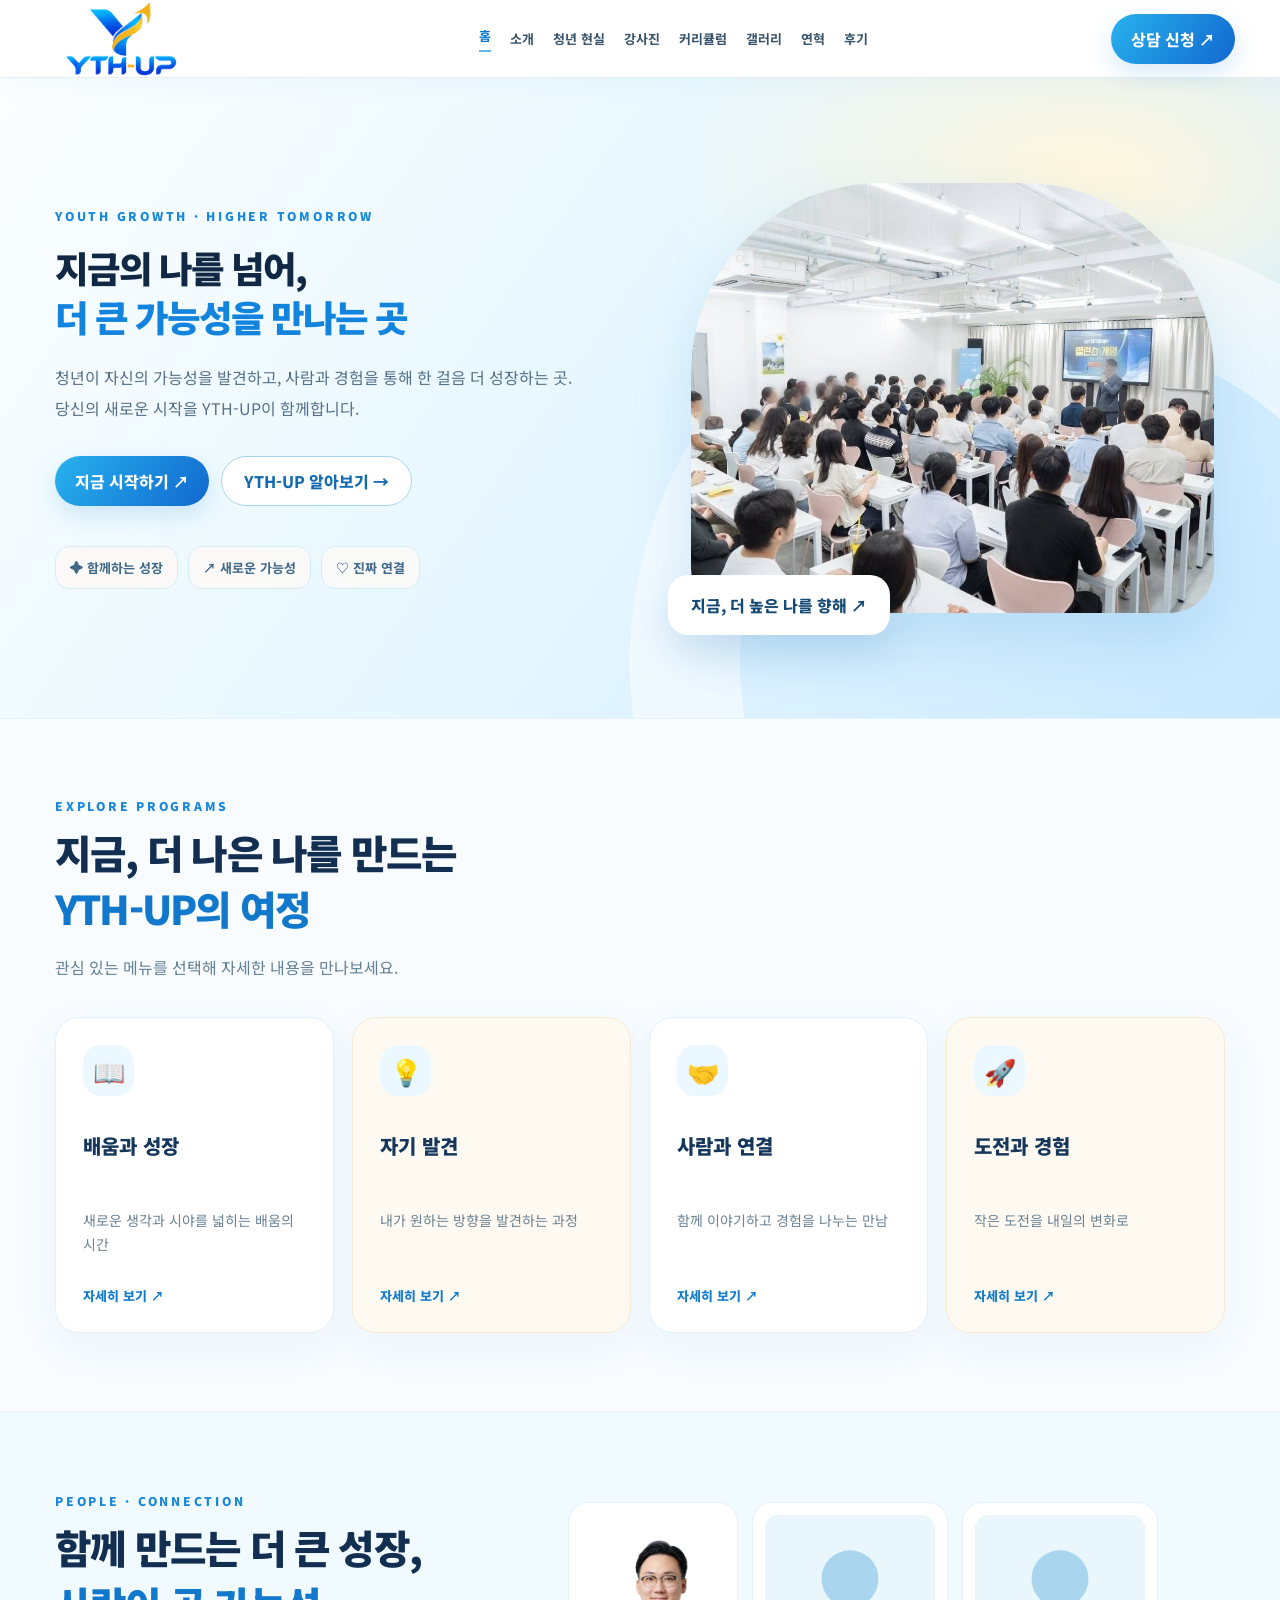
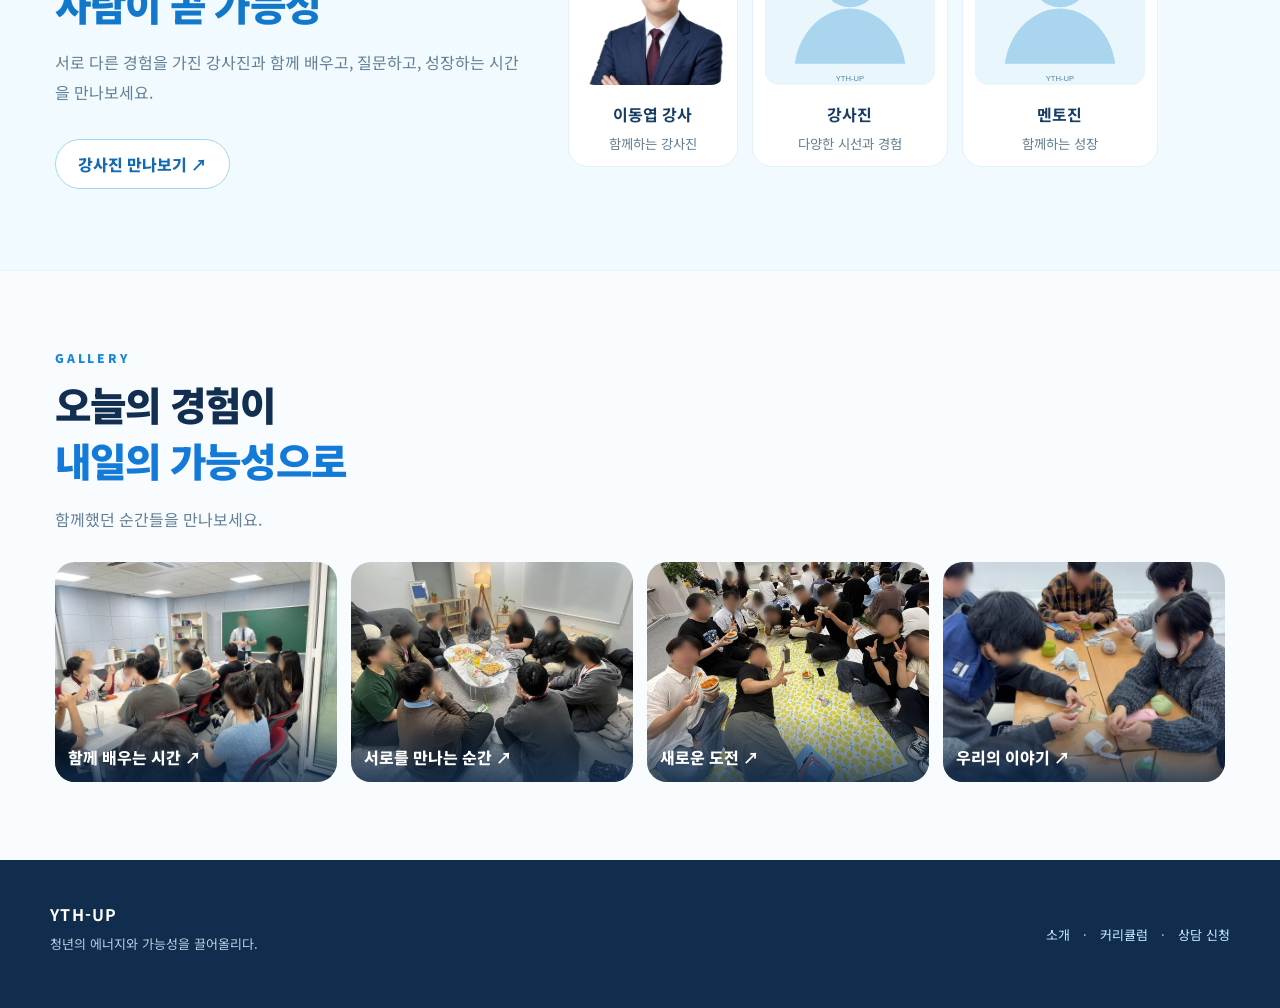
<file: index.html>
<!doctype html><html lang="ko"><head><meta charset="utf-8"><meta name="viewport" content="width=device-width,initial-scale=1"><title>YTH-UP | 더 큰 가능성의 시작</title><meta name="description" content="청년의 에너지와 가능성을 끌어올리는 YTH-UP. 배움과 성장, 경험이 이어지는 청년들의 공간."><link href="https://fonts.googleapis.com/css2?family=Noto+Sans+KR:wght@400;500;600;700;800;900&display=swap" rel="stylesheet"><style id="ythup-complete-theme">/* YTH-UP 2026 visual refresh */
:root{--brand-green:#167bd5;--brand-gold:#69c9f5;--brand-gold-light:#edf9ff;--y-dark:#102b4c;--y-blue:#147ad7;--y-cloud:#eef9ff;--y-gold:#e8c78c}
html{scroll-behavior:smooth}body{background:#f7fbff!important;color:#132e4e!important;font-family:'Noto Sans KR',sans-serif!important} .page-main{padding-top:78px!important}
.y-nav{height:78px;position:fixed;inset:0 0 auto;z-index:100;background:rgba(255,255,255,.96);backdrop-filter:blur(18px);border-bottom:1px solid #e3eff8;box-shadow:0 5px 24px #2777ad0a}.y-nav-inner{max-width:1240px;height:100%;margin:auto;padding:0 25px;display:flex;align-items:center;gap:20px}.y-logo{width:190px;flex-shrink:0;display:flex;align-items:center}.y-logo img{height:72px;width:190px;object-fit:contain}.y-links{display:flex;align-items:center;justify-content:center;gap:19px;flex:1;white-space:nowrap}.y-links a{font-size:13px;font-weight:700;color:#38536a;text-decoration:none;transition:color .2s}.y-links a:hover{color:#087acc}.y-cta,.y-primary{background:linear-gradient(125deg,#28b2ee,#1168cf);color:white!important;border-radius:999px;padding:13px 20px;text-decoration:none;font-weight:800;box-shadow:0 9px 24px #1281d12b;white-space:nowrap}.y-menu-button{display:none;background:transparent;border:0;color:#174b79;font-size:27px}.y-mobile{display:none}
body .bg-brand-green{background-color:#d6f1ff!important}body .text-brand-gold{color:#1271b6!important}body .bg-brand-gold{background-color:#55bde9!important}body .border-brand-gold{border-color:#8ed1f1!important}
body [class*="bg-[#a9def5]"],body [class*="bg-[#b0dbed]"]{background:#e5f6ff!important}body [class*="text-[#a9def5]"]{color:#1769aa!important}body [class*="text-[#c5ebfb]"]{color:#1a9ad6!important}body .animate-gradient-text,body .animate-shine-text{animation:none!important;background:linear-gradient(110deg,#163e79,#299ddb);-webkit-background-clip:text;-webkit-text-fill-color:transparent}
.page-main>section{position:relative}.page-main>section:not(.y-hero){border-top:1px solid #e8f2fa}.page-main h2{letter-spacing:-.045em}.page-main .rounded-3xl,.page-main .rounded-2xl{border-radius:24px!important}.page-main .shadow-xl{box-shadow:0 14px 42px #1c75ac13!important} .page-main a{transition:transform .2s ease,box-shadow .2s ease}
.y-footer{background:#102d4e;color:#b8cfe2;padding:42px 24px}.y-footer-inner{max-width:1180px;margin:auto;display:flex;justify-content:space-between;gap:20px;align-items:center}.y-footer strong{color:white;letter-spacing:.08em}.y-footer a{color:#c6e9ff;text-decoration:none}
.y-wrap{max-width:1220px;margin:auto;padding:0 25px}.y-hero{min-height:640px;display:flex;align-items:center;position:relative;overflow:hidden;background:radial-gradient(ellipse at 85% 15%,#fff7df 0,transparent 28%),linear-gradient(125deg,#fbfeff 0%,#e5f6ff 53%,#c9e9ff 100%)}.y-hero::after{content:'';position:absolute;width:650px;height:650px;right:-220px;bottom:-380px;border:110px solid #fff8;transform:rotate(-25deg);border-radius:50%}.y-hero-grid{display:grid;grid-template-columns:1fr .94fr;align-items:center;gap:45px;width:100%;padding-top:55px;padding-bottom:55px;position:relative;z-index:1}.y-eyebrow{font-size:12px;letter-spacing:.23em;color:#1787db;font-weight:900}.y-headline{font-size:clamp(37px,4.4vw,67px);line-height:1.27;letter-spacing:-.075em;font-weight:900;color:#102844;margin:20px 0}.y-headline em{font-style:normal;color:#1284dd}.y-intro{font-size:16px;line-height:1.95;color:#557088;max-width:550px}.y-buttons{display:flex;flex-wrap:wrap;gap:12px;margin-top:32px}.y-secondary{border:1px solid #a5d6ef;color:#126ab1!important;background:#fff;border-radius:999px;padding:12px 22px;text-decoration:none;font-weight:800}.y-pills{display:flex;flex-wrap:wrap;gap:10px;margin-top:40px}.y-pill{background:#fffaf5b8;border:1px solid #d4edfa;border-radius:14px;padding:11px 14px;color:#416889;font-size:13px;font-weight:700}.y-visual{position:relative;min-height:455px;display:flex;align-items:center;justify-content:center}.y-photo{width:96%;height:430px;border-radius:190px 190px 44px 44px;object-fit:cover;object-position:center;background:linear-gradient(145deg,#60bcee,#daefff);box-shadow:0 28px 60px #2385c12b}.y-logo-float{position:absolute;top:-28px;right:-4px;background:#fffed;border:1px solid #ffffffb8;box-shadow:0 12px 32px #0d74b422;border-radius:28px;padding:10px}.y-logo-float img{width:145px;height:102px;object-fit:contain}.y-visual-note{position:absolute;bottom:-9px;left:-12px;padding:18px 23px;border-radius:20px;background:#fff;box-shadow:0 20px 40px #1b76b225;color:#154a75;font-weight:800}
.y-section{padding:78px 0}.y-section:nth-child(odd){background:#f1faff}.y-section-title{font-size:clamp(27px,3.1vw,41px);line-height:1.42;color:#122e50;font-weight:900;letter-spacing:-.055em;margin:10px 0 16px}.y-muted{color:#638096;line-height:1.85}.y-grid{display:grid;grid-template-columns:repeat(4,1fr);gap:18px;margin-top:35px}.y-card{background:#fff;border:1px solid #e1f1fc;border-radius:24px;padding:27px;box-shadow:0 14px 42px #3287bc10;min-height:220px;display:flex;flex-direction:column;gap:15px}.y-card:hover{transform:translateY(-5px);box-shadow:0 18px 46px #238bcd1c}.y-card:nth-child(even){background:#fffaf1;border-color:#f7ead0}.y-card .y-icon{width:51px;height:51px;border-radius:18px;display:grid;place-items:center;background:#ebf8ff;font-size:26px}.y-card h3{font-size:20px;font-weight:850;color:#16375c}.y-card p{font-size:14px;color:#6a8294;line-height:1.7;flex:1}.y-card a{color:#117bcc;font-weight:800;text-decoration:none;font-size:13px}
.y-split{display:grid;grid-template-columns:1fr 1.4fr;gap:40px;align-items:center}.y-people{display:flex;gap:14px;overflow-x:auto;padding:12px 2px 25px}.y-person{min-width:170px;background:white;border:1px solid #e4f0fa;border-radius:20px;padding:12px;text-align:center}.y-person img{width:100%;height:170px;object-fit:cover;object-position:top;border-radius:14px;background:#e4f6ff}.y-person strong{display:block;margin:12px 0 4px;color:#173d64}.y-person small{color:#647e92}.y-gallery{display:grid;grid-template-columns:repeat(4,1fr);gap:14px;margin-top:28px}.y-gallery a{display:block;position:relative;overflow:hidden;border-radius:20px;height:220px;background:#d9edfa}.y-gallery img{width:100%;height:100%;object-fit:cover;transition:transform .3s}.y-gallery a:hover img{transform:scale(1.05)}.y-gallery span{position:absolute;inset:auto 0 0;padding:34px 13px 13px;color:white;font-weight:800;background:linear-gradient(transparent,#0b294bcc)}
@media(max-width:1100px){.y-links{gap:10px}.y-links a{font-size:12px}.y-logo{width:150px}.y-logo img{width:148px;height:58px}}@media(max-width:900px){.y-links,.y-cta{display:none}.y-menu-button{display:block;margin-left:auto}.y-open .y-mobile{display:grid;grid-template-columns:repeat(2,1fr);gap:8px;padding:16px 24px;background:white;box-shadow:0 12px 20px #1b6eac12}.y-mobile a{text-decoration:none;color:#225785;background:#eff9ff;border-radius:10px;padding:12px;font-size:14px;font-weight:700}.y-hero-grid,.y-split{grid-template-columns:1fr}.y-hero-grid{padding-top:50px;gap:20px}.y-visual{min-height:300px}.y-photo{height:300px;border-radius:35px}.y-grid,.y-gallery{grid-template-columns:repeat(2,1fr)}.y-footer-inner{flex-direction:column;align-items:start}}@media(max-width:580px){.y-nav{height:70px}.page-main{padding-top:70px!important}.y-headline{font-size:38px}.y-hero-grid{padding:34px 20px}.y-intro{font-size:14px}.y-section{padding:55px 0}.y-grid,.y-gallery{grid-template-columns:1fr}.y-gallery a{height:210px}.y-card{min-height:0}.y-logo-float{right:3px;top:-7px}.y-logo-float img{width:95px;height:68px}.y-person{min-width:140px}.y-person img{height:140px}}

/* Unified YTH-UP 2026 — subpage overhaul, override legacy styles */
:root{--brand-green:#eaf7ff;--brand-gold:#4aa9df;--brand-gold-light:#eaf8ff}
*{box-sizing:border-box}
body{margin:0;background:#f8fcff!important;color:#1b3953!important}
.page-main{padding-top:78px!important;min-height:70vh}
.y-nav{background:#ffffffed!important}
.y-logo img{object-fit:contain}
.y-links a[aria-current="page"]{color:#0879c7;border-bottom:2px solid #61b9e5;padding-bottom:5px}
.y-section-heading{position:relative;overflow:hidden;padding:90px 24px 80px;background:linear-gradient(125deg,#fafdff,#e5f6ff 65%,#d7efff);border-bottom:1px solid #d7edf8;text-align:center}
.y-section-heading:before{content:'';position:absolute;width:400px;height:400px;background:radial-gradient(circle,#c5e9ff99,transparent 70%);right:-130px;top:-180px}
.y-section-heading>*{position:relative}
.y-section-heading .y-eyebrow{font-size:13px;letter-spacing:.22em}
.y-section-heading h1{font-weight:900;font-size:clamp(33px,4.6vw,57px);letter-spacing:-.065em;line-height:1.24;color:#122d4d;margin:16px 0}
.y-section-heading p{font-size:16px;line-height:1.8;color:#557c98}
.y-subpage>.y-content-section{background:#f8fcff!important;color:#203b55!important;padding:60px 24px 90px!important;isolation:isolate}
.y-subpage>.y-content-section>div:not(.absolute){max-width:1180px!important;margin-left:auto!important;margin-right:auto!important}
.y-subpage .y-content-section h2,.y-subpage .y-content-section h3,.y-subpage .y-content-section h4{color:#163e64!important;-webkit-text-fill-color:initial!important;text-shadow:none!important}
.y-subpage .y-content-section p,.y-subpage .y-content-section li,.y-subpage .y-content-section blockquote{color:#4e6880!important}
.y-subpage .y-content-section .text-white{color:#173c61!important}
.y-subpage .y-content-section .text-gray-400{color:#648299!important}
.y-subpage .y-content-section [class*="text-brand-gold"],.y-subpage .y-content-section [class*="text-\[var"]{color:#137bc5!important}
.y-subpage .y-content-section .bg-white\/5,.y-subpage .y-content-section .bg-white\/10,.y-subpage .y-content-section .bg-black\/20,.y-subpage .y-content-section .bg-gray-900,.y-subpage .y-content-section .bg-gray-800{background:#fff!important}
.y-subpage .y-content-section .border-white\/10,.y-subpage .y-content-section .border-white\/20{border-color:#d9eefa!important}
.y-subpage .y-content-section a.group>div,.y-subpage .y-content-section .rounded-xl,.y-subpage .y-content-section .rounded-2xl{border-radius:22px!important}
.y-subpage .y-content-section a.group>div{box-shadow:0 12px 34px #1760a015;border:1px solid #dcedf9!important;background:#fff!important}
.y-subpage .y-content-section img[src="assets/logos/ythup-brand-final-20261009.png"]{object-fit:contain}
.y-subpage .y-content-section img{max-width:100%}
.y-subpage .y-content-section [class*="bg-\["],.y-subpage .y-content-section .bg-brand-green{background-color:#eaf7ff!important}
.y-subpage .y-content-section .bg-white{background:#fff!important}
.y-subpage .y-content-section .bg-gray-50,.y-subpage .y-content-section .bg-gray-100{background:#f1f9fe!important}
.y-subpage .y-content-section a:hover{color:#087bc7}
.y-subpage .y-content-section .animate-shine-text,.y-subpage .y-content-section .animate-gradient-text{-webkit-text-fill-color:#176fae!important;background:none!important}
.y-subpage .y-content-section .font-serif{font-family:'Noto Sans KR',sans-serif!important}
.y-subpage .y-content-section .shadow-inner,.y-subpage .y-content-section .shadow-xl{box-shadow:0 12px 35px #1f80bd11!important}
.y-subpage .y-content-section .bg-red-600{background:#e15167!important}
@media(max-width:650px){.y-section-heading{padding:63px 18px 54px}.y-section-heading p{font-size:14px}.y-subpage>.y-content-section{padding:35px 16px 60px!important}}

/* YTH-UP 2D 로고: 헤더는 가로형, 본문은 세로형 */
.y-logo{width:210px!important;min-width:190px!important}
.y-logo img{width:210px!important;height:74px!important;object-fit:contain!important;object-position:left center!important}
.y-logo-float img{object-fit:contain!important}
@media(max-width:1100px){.y-logo{width:170px!important;min-width:150px!important}.y-logo img{width:170px!important;height:62px!important}}
@media(max-width:580px){.y-logo{width:150px!important;min-width:140px!important}.y-logo img{width:150px!important;height:58px!important}}
</style><style id="ythup-unified-logo-20261009">
.y-logo{width:190px!important;min-width:150px!important;flex-shrink:0!important}
.y-logo img{display:block!important;width:190px!important;height:74px!important;object-fit:contain!important;object-position:left center!important}
@media(max-width:1100px){.y-logo{width:155px!important;min-width:140px!important}.y-logo img{width:155px!important;height:62px!important}}
@media(max-width:580px){.y-logo{width:140px!important;min-width:125px!important}.y-logo img{width:140px!important;height:58px!important}}

/* 메인 슬로건: 데스크톱에서는 두 번째 문장 한 줄 유지 */
.y-hero .y-headline{font-size:clamp(29px,2.85vw,39px);line-height:1.34;letter-spacing:-.055em;word-break:keep-all;}
@media(min-width:901px){.y-hero .y-headline em{white-space:nowrap;}}
@media(max-width:900px){.y-hero .y-headline{font-size:clamp(31px,5.4vw,47px);}.y-hero .y-headline em{white-space:normal;}}
@media(max-width:580px){.y-hero .y-headline{font-size:clamp(28px,7.3vw,36px);line-height:1.35;}}
</style>
</head><body><nav class="y-nav"><div class="y-nav-inner"><a class="y-logo" href="index.html" aria-label="YTH-UP 홈"><img src="assets/logos/ythup-brand-final-20261009.png" alt="YTH-UP 로고"></a><div class="y-links"><a href="index.html" aria-current="page">홈</a><a href="about.html">소개</a><a href="news.html">청년 현실</a><a href="instructors.html">강사진</a><a href="curriculum.html">커리큘럼</a><a href="gallery.html">갤러리</a><a href="history.html">연혁</a><a href="reviews.html">후기</a></div><a class="y-cta" href="contact.html">상담 신청 ↗</a><button type="button" class="y-menu-button" aria-label="메뉴 열기" aria-expanded="false" onclick="document.body.classList.toggle('y-open');this.setAttribute('aria-expanded',document.body.classList.contains('y-open'))">☰</button></div><div class="y-mobile"><a href="index.html" aria-current="page">홈</a><a href="about.html">소개</a><a href="news.html">청년 현실</a><a href="instructors.html">강사진</a><a href="curriculum.html">커리큘럼</a><a href="gallery.html">갤러리</a><a href="history.html">연혁</a><a href="reviews.html">후기</a><a href="contact.html">상담 신청</a></div></nav><main class="page-main"><section class="y-hero"><div class="y-wrap y-hero-grid"><div><div class="y-eyebrow">YOUTH GROWTH · HIGHER TOMORROW</div><h1 class="y-headline">지금의 나를 넘어,<br><em>더 큰 가능성을 만나는 곳</em></h1><p class="y-intro">청년이 자신의 가능성을 발견하고, 사람과 경험을 통해 한 걸음 더 성장하는 곳.<br>당신의 새로운 시작을 YTH-UP이 함께합니다.</p><div class="y-buttons"><a class="y-primary" href="contact.html">지금 시작하기 ↗</a><a class="y-secondary" href="about.html">YTH-UP 알아보기 →</a></div><div class="y-pills"><span class="y-pill">✦ 함께하는 성장</span><span class="y-pill">↗ 새로운 가능성</span><span class="y-pill">♡ 진짜 연결</span></div></div><div class="y-visual"><img class="y-photo" src="assets/images/p1.jpg" alt="YTH-UP 청년 활동 사진" onerror="this.onerror=null;this.src='assets/images/p2.jpg'"><div class="y-visual-note">지금, 더 높은 나를 향해 ↗</div></div></div></section><section class="y-section"><div class="y-wrap"><div class="y-eyebrow">EXPLORE PROGRAMS</div><h2 class="y-section-title">지금, 더 나은 나를 만드는<br><span style="color:#1178cb">YTH-UP의 여정</span></h2><p class="y-muted">관심 있는 메뉴를 선택해 자세한 내용을 만나보세요.</p><div class="y-grid"><article class="y-card"><div class="y-icon">📖</div><h3>배움과 성장</h3><p>새로운 생각과 시야를 넓히는 배움의 시간</p><a href="curriculum.html">자세히 보기 ↗</a></article><article class="y-card"><div class="y-icon">💡</div><h3>자기 발견</h3><p>내가 원하는 방향을 발견하는 과정</p><a href="about.html">자세히 보기 ↗</a></article><article class="y-card"><div class="y-icon">🤝</div><h3>사람과 연결</h3><p>함께 이야기하고 경험을 나누는 만남</p><a href="instructors.html">자세히 보기 ↗</a></article><article class="y-card"><div class="y-icon">🚀</div><h3>도전과 경험</h3><p>작은 도전을 내일의 변화로</p><a href="gallery.html">자세히 보기 ↗</a></article></div></div></section><section class="y-section"><div class="y-wrap y-split"><div><div class="y-eyebrow">PEOPLE · CONNECTION</div><h2 class="y-section-title">함께 만드는 더 큰 성장,<br><span style="color:#1178cb">사람이 곧 가능성</span></h2><p class="y-muted">서로 다른 경험을 가진 강사진과 함께 배우고, 질문하고, 성장하는 시간을 만나보세요.</p><div class="y-buttons"><a class="y-secondary" href="instructors.html">강사진 만나보기 ↗</a></div></div><div class="y-people"><div class="y-person"><img src="assets/profiles/profile_lee.jpg" alt="이동엽 강사"><strong>이동엽 강사</strong><small>함께하는 강사진</small></div><div class="y-person"><img src="assets/profiles/profile-placeholder.svg" alt="강사진 프로필"><strong>강사진</strong><small>다양한 시선과 경험</small></div><div class="y-person"><img src="assets/profiles/profile-placeholder.svg" alt="강사진 프로필"><strong>멘토진</strong><small>함께하는 성장</small></div></div></div></section><section class="y-section"><div class="y-wrap"><div class="y-eyebrow">GALLERY</div><h2 class="y-section-title">오늘의 경험이<br><span style="color:#147ad7">내일의 가능성으로</span></h2><p class="y-muted">함께했던 순간들을 만나보세요.</p><div class="y-gallery"><a href="gallery.html"><img src="assets/images/p2.jpg" alt="YTH-UP 활동 사진 2" loading="lazy"><span>함께 배우는 시간 ↗</span></a><a href="gallery.html"><img src="assets/images/p3.jpg" alt="YTH-UP 활동 사진 3" loading="lazy"><span>서로를 만나는 순간 ↗</span></a><a href="gallery.html"><img src="assets/images/p4.jpg" alt="YTH-UP 활동 사진 4" loading="lazy"><span>새로운 도전 ↗</span></a><a href="gallery.html"><img src="assets/images/p5.jpg" alt="YTH-UP 활동 사진 5" loading="lazy"><span>우리의 이야기 ↗</span></a></div></div></section></main><footer class="y-footer"><div class="y-footer-inner"><div><strong>YTH-UP</strong><p style="margin-top:8px;font-size:13px">청년의 에너지와 가능성을 끌어올리다.</p></div><div style="font-size:13px"><a href="about.html">소개</a>　·　<a href="curriculum.html">커리큘럼</a>　·　<a href="contact.html">상담 신청</a></div></div></footer></body></html>
</file>
